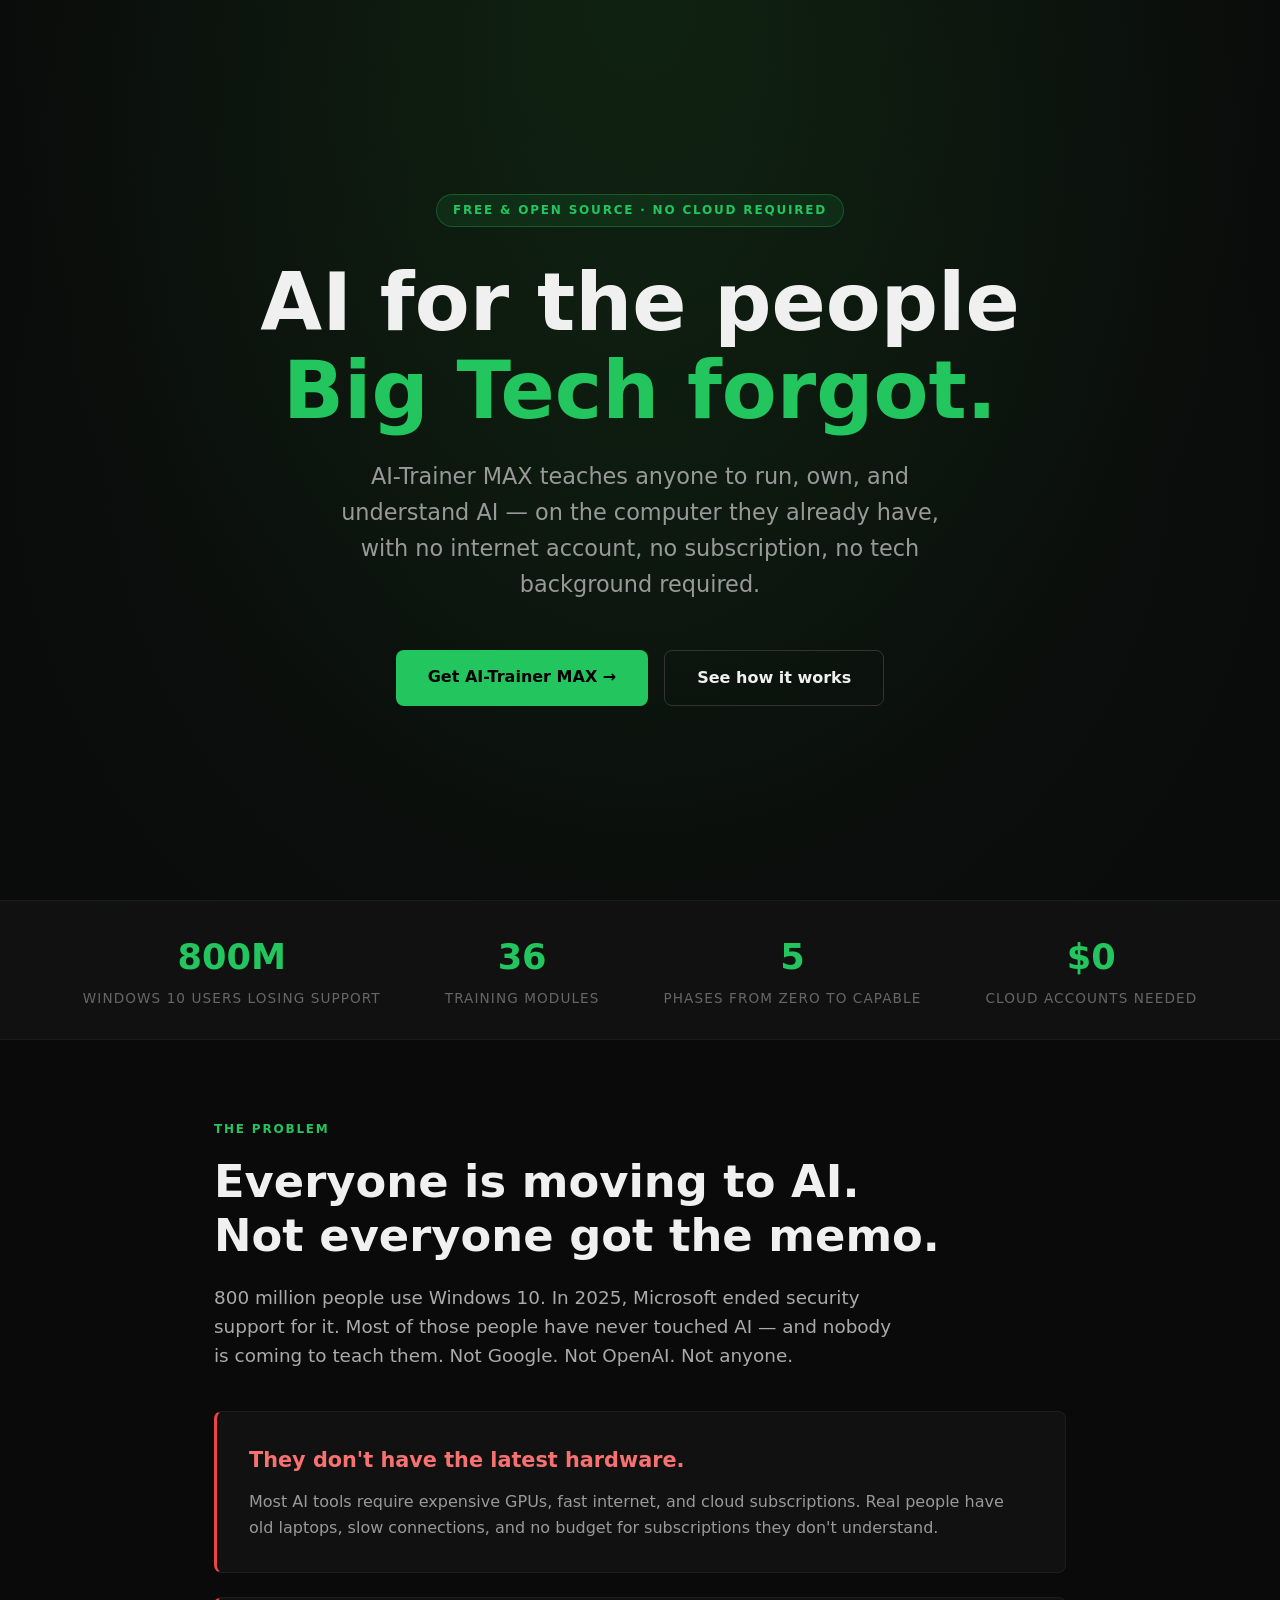
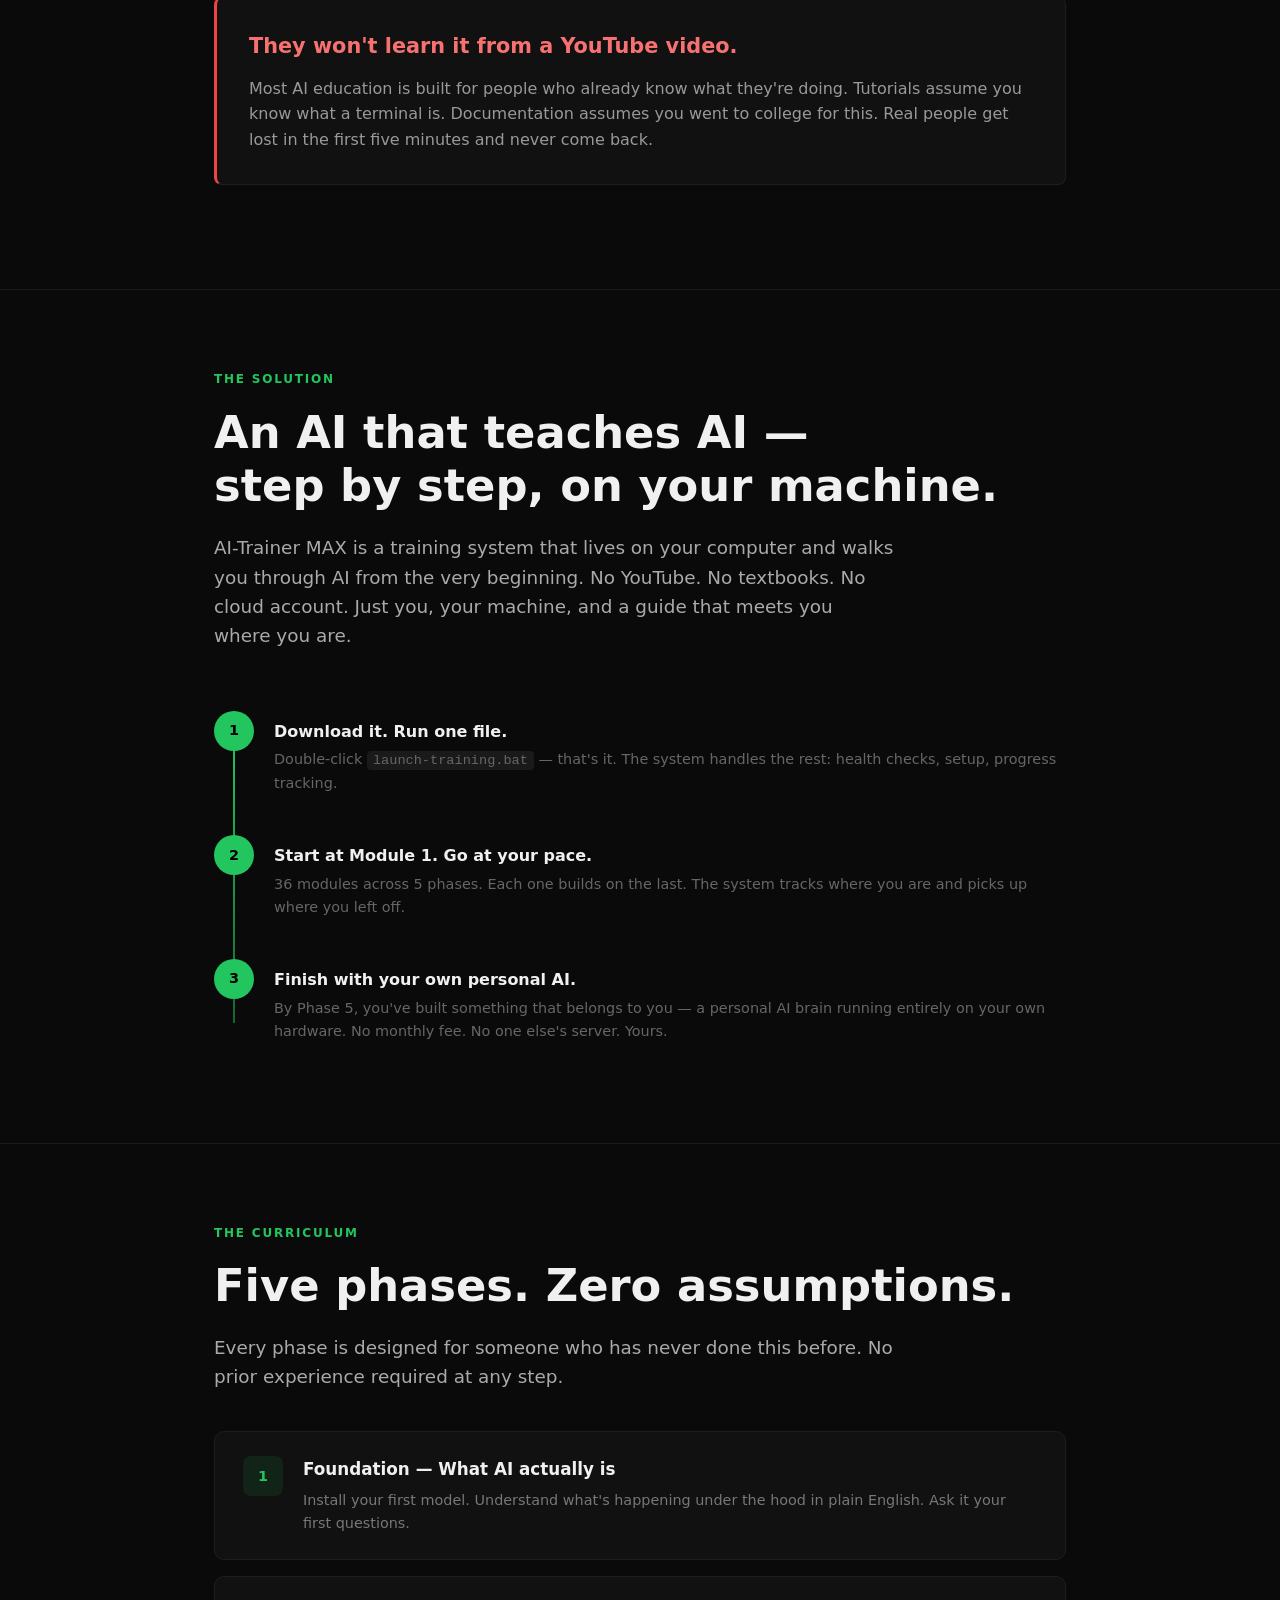
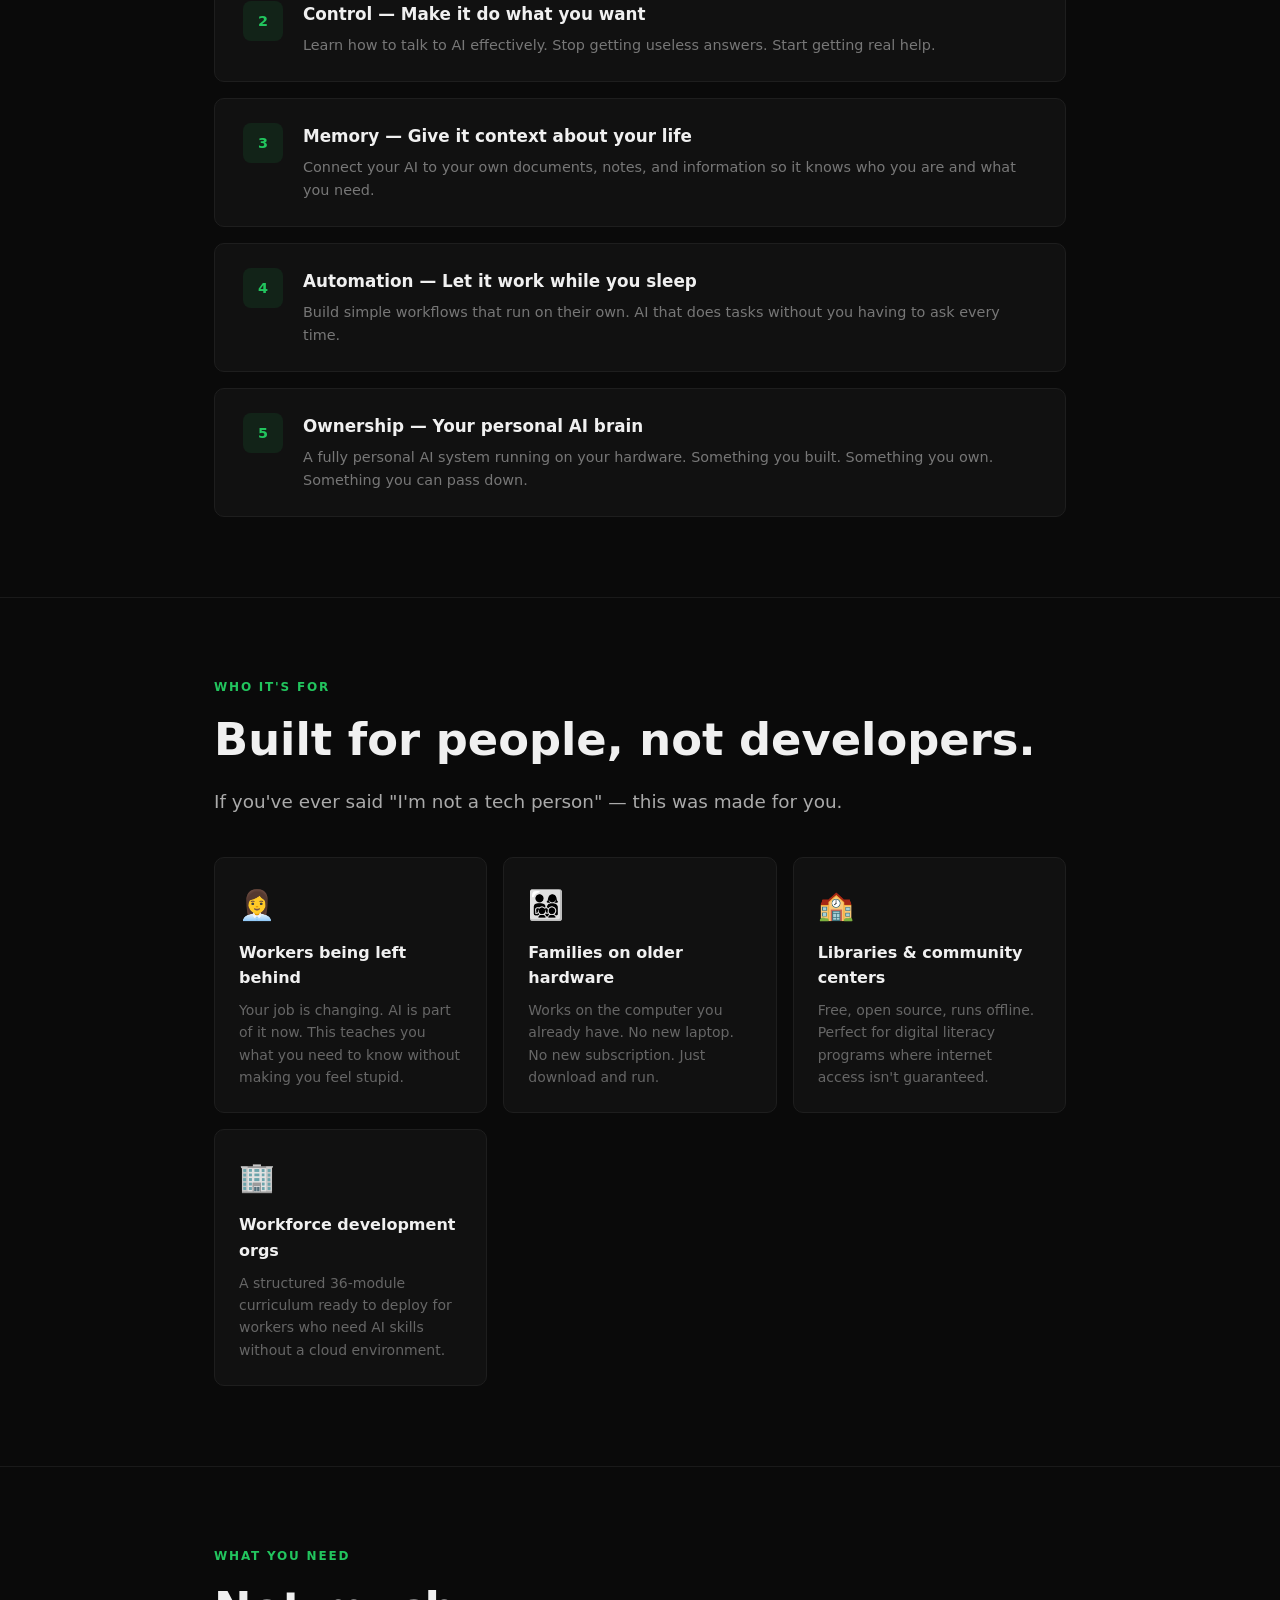
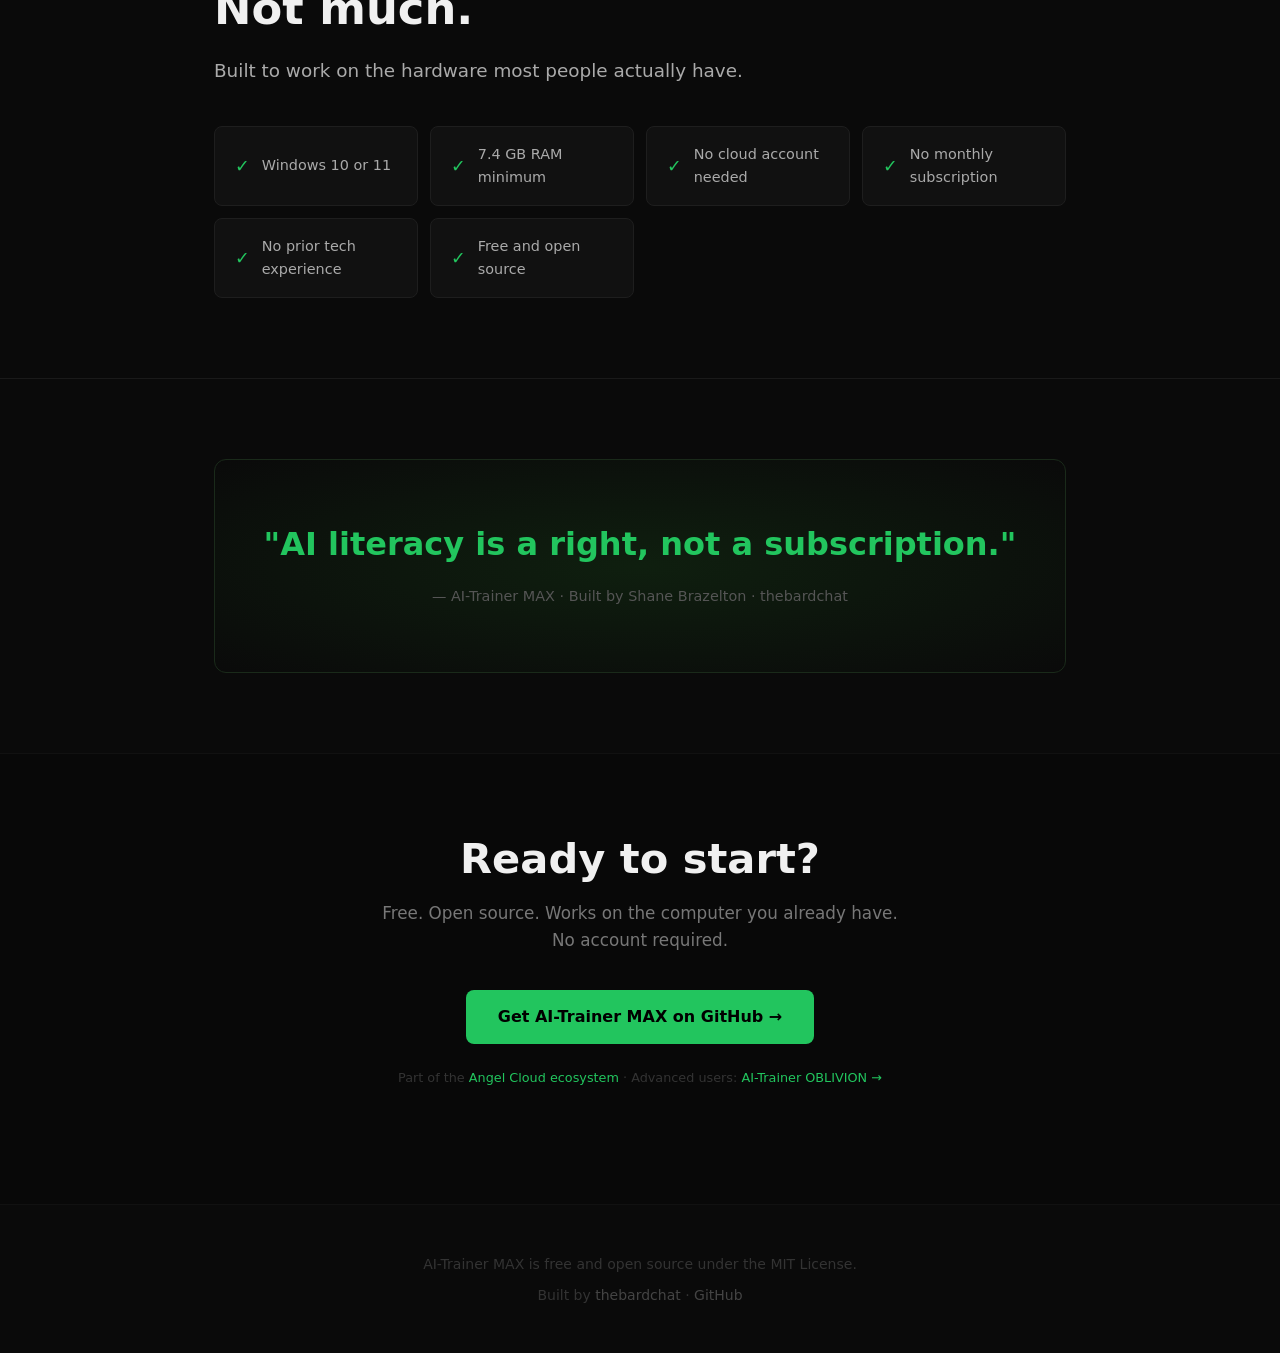
<file: docs-backup-20260423-205558/ai-trainer-max.html>
<!DOCTYPE html>
<html lang="en">
<head>
  <meta charset="UTF-8" />
  <meta name="viewport" content="width=device-width, initial-scale=1.0"/>
  <title>AI-Trainer MAX — AI Literacy for Everyone</title>
  <style>
    * { margin: 0; padding: 0; box-sizing: border-box; }

    body {
      background: #0a0a0a;
      color: #f0f0f0;
      font-family: 'Segoe UI', system-ui, sans-serif;
      line-height: 1.6;
    }

    a { color: #22c55e; text-decoration: none; }
    a:hover { text-decoration: underline; }

    /* HERO */
    .hero {
      min-height: 100vh;
      display: flex;
      flex-direction: column;
      justify-content: center;
      align-items: center;
      text-align: center;
      padding: 60px 24px;
      background: radial-gradient(ellipse at top, #0f1f0f 0%, #0a0a0a 70%);
      position: relative;
      overflow: hidden;
    }

    .hero::before {
      content: '';
      position: absolute;
      top: -50%;
      left: -50%;
      width: 200%;
      height: 200%;
      background: radial-gradient(circle at center, rgba(34,197,94,0.04) 0%, transparent 60%);
      animation: pulse 8s ease-in-out infinite;
    }

    @keyframes pulse {
      0%, 100% { transform: scale(1); opacity: 0.5; }
      50% { transform: scale(1.1); opacity: 1; }
    }

    .hero-badge {
      display: inline-block;
      background: rgba(34,197,94,0.1);
      border: 1px solid rgba(34,197,94,0.3);
      color: #22c55e;
      font-size: 0.75rem;
      font-weight: 700;
      letter-spacing: 0.15em;
      text-transform: uppercase;
      padding: 6px 16px;
      border-radius: 100px;
      margin-bottom: 32px;
      position: relative;
    }

    .hero h1 {
      font-size: clamp(2.5rem, 7vw, 5rem);
      font-weight: 800;
      line-height: 1.1;
      max-width: 900px;
      margin-bottom: 24px;
      position: relative;
    }

    .hero h1 span {
      color: #22c55e;
    }

    .hero .sub {
      font-size: clamp(1.1rem, 2.5vw, 1.4rem);
      color: #999;
      max-width: 620px;
      margin-bottom: 48px;
      position: relative;
    }

    .hero-cta {
      display: flex;
      gap: 16px;
      flex-wrap: wrap;
      justify-content: center;
      position: relative;
    }

    .btn-primary {
      background: #22c55e;
      color: #000;
      font-weight: 700;
      font-size: 1rem;
      padding: 14px 32px;
      border-radius: 8px;
      transition: background 0.2s, transform 0.1s;
      display: inline-block;
    }
    .btn-primary:hover {
      background: #16a34a;
      text-decoration: none;
      transform: translateY(-1px);
    }

    .btn-secondary {
      background: transparent;
      color: #f0f0f0;
      font-weight: 600;
      font-size: 1rem;
      padding: 14px 32px;
      border-radius: 8px;
      border: 1px solid #333;
      transition: border-color 0.2s, transform 0.1s;
      display: inline-block;
    }
    .btn-secondary:hover {
      border-color: #555;
      text-decoration: none;
      transform: translateY(-1px);
    }

    /* STAT BAR */
    .stat-bar {
      background: #111;
      border-top: 1px solid #1a1a1a;
      border-bottom: 1px solid #1a1a1a;
      padding: 28px 24px;
      display: flex;
      justify-content: center;
      gap: 64px;
      flex-wrap: wrap;
    }

    .stat {
      text-align: center;
    }

    .stat-number {
      font-size: 2.2rem;
      font-weight: 800;
      color: #22c55e;
      display: block;
    }

    .stat-label {
      font-size: 0.85rem;
      color: #666;
      text-transform: uppercase;
      letter-spacing: 0.08em;
    }

    /* SECTION */
    section {
      max-width: 900px;
      margin: 0 auto;
      padding: 80px 24px;
    }

    .section-label {
      font-size: 0.75rem;
      font-weight: 700;
      letter-spacing: 0.15em;
      text-transform: uppercase;
      color: #22c55e;
      margin-bottom: 16px;
    }

    h2 {
      font-size: clamp(1.8rem, 4vw, 2.8rem);
      font-weight: 800;
      line-height: 1.2;
      margin-bottom: 20px;
    }

    .lead {
      font-size: 1.15rem;
      color: #aaa;
      max-width: 680px;
      margin-bottom: 40px;
    }

    /* PROBLEM SECTION */
    .problem-block {
      background: #111;
      border: 1px solid #1e1e1e;
      border-left: 3px solid #ef4444;
      border-radius: 8px;
      padding: 32px;
      margin-bottom: 24px;
    }

    .problem-block h3 {
      font-size: 1.3rem;
      font-weight: 700;
      margin-bottom: 12px;
      color: #f87171;
    }

    .problem-block p {
      color: #999;
      font-size: 1rem;
    }

    /* PHASES */
    .phases {
      display: flex;
      flex-direction: column;
      gap: 16px;
    }

    .phase {
      background: #111;
      border: 1px solid #1e1e1e;
      border-radius: 10px;
      padding: 24px 28px;
      display: flex;
      gap: 20px;
      align-items: flex-start;
      transition: border-color 0.2s;
    }

    .phase:hover {
      border-color: #22c55e;
    }

    .phase-num {
      background: rgba(34,197,94,0.1);
      color: #22c55e;
      font-weight: 800;
      font-size: 0.9rem;
      min-width: 40px;
      height: 40px;
      border-radius: 8px;
      display: flex;
      align-items: center;
      justify-content: center;
      flex-shrink: 0;
    }

    .phase-content h3 {
      font-size: 1.05rem;
      font-weight: 700;
      margin-bottom: 6px;
    }

    .phase-content p {
      color: #777;
      font-size: 0.9rem;
    }

    /* FOR WHO */
    .audience-grid {
      display: grid;
      grid-template-columns: repeat(auto-fit, minmax(240px, 1fr));
      gap: 16px;
    }

    .audience-card {
      background: #111;
      border: 1px solid #1e1e1e;
      border-radius: 10px;
      padding: 24px;
      transition: border-color 0.2s;
    }

    .audience-card:hover {
      border-color: #333;
    }

    .audience-icon {
      font-size: 1.8rem;
      margin-bottom: 12px;
    }

    .audience-card h3 {
      font-size: 1rem;
      font-weight: 700;
      margin-bottom: 8px;
    }

    .audience-card p {
      color: #666;
      font-size: 0.875rem;
    }

    /* QUOTE */
    .quote-block {
      background: radial-gradient(ellipse at center, #0f1f0f 0%, #0a0a0a 100%);
      border: 1px solid #1a2a1a;
      border-radius: 12px;
      padding: 64px 40px;
      text-align: center;
    }

    .quote-text {
      font-size: clamp(1.4rem, 3vw, 2rem);
      font-weight: 700;
      color: #22c55e;
      margin-bottom: 20px;
      line-height: 1.3;
    }

    .quote-attr {
      color: #555;
      font-size: 0.9rem;
    }

    /* HOW IT WORKS */
    .steps {
      display: flex;
      flex-direction: column;
      gap: 0;
      position: relative;
    }

    .steps::before {
      content: '';
      position: absolute;
      left: 19px;
      top: 40px;
      bottom: 40px;
      width: 2px;
      background: linear-gradient(to bottom, #22c55e, #166534);
    }

    .step {
      display: flex;
      gap: 20px;
      align-items: flex-start;
      padding: 20px 0;
      position: relative;
    }

    .step-dot {
      min-width: 40px;
      height: 40px;
      background: #22c55e;
      color: #000;
      font-weight: 800;
      font-size: 0.9rem;
      border-radius: 50%;
      display: flex;
      align-items: center;
      justify-content: center;
      flex-shrink: 0;
      position: relative;
      z-index: 1;
    }

    .step-body h3 {
      font-size: 1rem;
      font-weight: 700;
      margin-bottom: 4px;
      padding-top: 8px;
    }

    .step-body p {
      color: #666;
      font-size: 0.9rem;
    }

    /* REQUIREMENTS */
    .req-grid {
      display: grid;
      grid-template-columns: repeat(auto-fit, minmax(200px, 1fr));
      gap: 12px;
    }

    .req-item {
      background: #111;
      border: 1px solid #1e1e1e;
      border-radius: 8px;
      padding: 16px 20px;
      display: flex;
      align-items: center;
      gap: 12px;
      font-size: 0.9rem;
      color: #aaa;
    }

    .req-item .req-icon {
      color: #22c55e;
      font-size: 1.1rem;
      flex-shrink: 0;
    }

    /* DIVIDER */
    .divider {
      border: none;
      border-top: 1px solid #1a1a1a;
      margin: 0;
    }

    /* FOOTER */
    footer {
      text-align: center;
      padding: 48px 24px;
      color: #333;
      font-size: 0.875rem;
      border-top: 1px solid #111;
    }

    footer a { color: #444; }
    footer a:hover { color: #22c55e; }

    /* CTA SECTION */
    .cta-section {
      text-align: center;
      padding: 80px 24px;
      background: #080808;
      border-top: 1px solid #111;
    }

    .cta-section h2 {
      font-size: clamp(1.8rem, 4vw, 2.6rem);
      margin-bottom: 16px;
    }

    .cta-section p {
      color: #777;
      font-size: 1.05rem;
      margin-bottom: 36px;
      max-width: 520px;
      margin-left: auto;
      margin-right: auto;
    }

  </style>
</head>
<body>

<!-- HERO -->
<div class="hero">
  <div class="hero-badge">Free &amp; Open Source · No Cloud Required</div>
  <h1>AI for the people <span>Big Tech forgot.</span></h1>
  <p class="sub">AI-Trainer MAX teaches anyone to run, own, and understand AI — on the computer they already have, with no internet account, no subscription, no tech background required.</p>
  <div class="hero-cta">
    <a href="https://github.com/thebardchat/AI-Trainer-MAX" class="btn-primary" target="_blank">Get AI-Trainer MAX →</a>
    <a href="#what-it-is" class="btn-secondary">See how it works</a>
  </div>
</div>

<!-- STAT BAR -->
<div class="stat-bar">
  <div class="stat">
    <span class="stat-number">800M</span>
    <span class="stat-label">Windows 10 users losing support</span>
  </div>
  <div class="stat">
    <span class="stat-number">36</span>
    <span class="stat-label">Training modules</span>
  </div>
  <div class="stat">
    <span class="stat-number">5</span>
    <span class="stat-label">Phases from zero to capable</span>
  </div>
  <div class="stat">
    <span class="stat-number">$0</span>
    <span class="stat-label">Cloud accounts needed</span>
  </div>
</div>

<!-- PROBLEM -->
<section id="what-it-is">
  <div class="section-label">The Problem</div>
  <h2>Everyone is moving to AI. <br/>Not everyone got the memo.</h2>
  <p class="lead">800 million people use Windows 10. In 2025, Microsoft ended security support for it. Most of those people have never touched AI — and nobody is coming to teach them. Not Google. Not OpenAI. Not anyone.</p>

  <div class="problem-block">
    <h3>They don't have the latest hardware.</h3>
    <p>Most AI tools require expensive GPUs, fast internet, and cloud subscriptions. Real people have old laptops, slow connections, and no budget for subscriptions they don't understand.</p>
  </div>

  <div class="problem-block">
    <h3>They won't learn it from a YouTube video.</h3>
    <p>Most AI education is built for people who already know what they're doing. Tutorials assume you know what a terminal is. Documentation assumes you went to college for this. Real people get lost in the first five minutes and never come back.</p>
  </div>
</section>

<hr class="divider"/>

<!-- SOLUTION -->
<section>
  <div class="section-label">The Solution</div>
  <h2>An AI that teaches AI — <br/>step by step, on your machine.</h2>
  <p class="lead">AI-Trainer MAX is a training system that lives on your computer and walks you through AI from the very beginning. No YouTube. No textbooks. No cloud account. Just you, your machine, and a guide that meets you where you are.</p>

  <div class="steps">
    <div class="step">
      <div class="step-dot">1</div>
      <div class="step-body">
        <h3>Download it. Run one file.</h3>
        <p>Double-click <code style="background:#1a1a1a;padding:2px 6px;border-radius:4px;font-size:0.85rem;">launch-training.bat</code> — that's it. The system handles the rest: health checks, setup, progress tracking.</p>
      </div>
    </div>
    <div class="step">
      <div class="step-dot">2</div>
      <div class="step-body">
        <h3>Start at Module 1. Go at your pace.</h3>
        <p>36 modules across 5 phases. Each one builds on the last. The system tracks where you are and picks up where you left off.</p>
      </div>
    </div>
    <div class="step">
      <div class="step-dot">3</div>
      <div class="step-body">
        <h3>Finish with your own personal AI.</h3>
        <p>By Phase 5, you've built something that belongs to you — a personal AI brain running entirely on your own hardware. No monthly fee. No one else's server. Yours.</p>
      </div>
    </div>
  </div>
</section>

<hr class="divider"/>

<!-- PHASES -->
<section>
  <div class="section-label">The Curriculum</div>
  <h2>Five phases. Zero assumptions.</h2>
  <p class="lead">Every phase is designed for someone who has never done this before. No prior experience required at any step.</p>

  <div class="phases">
    <div class="phase">
      <div class="phase-num">1</div>
      <div class="phase-content">
        <h3>Foundation — What AI actually is</h3>
        <p>Install your first model. Understand what's happening under the hood in plain English. Ask it your first questions.</p>
      </div>
    </div>
    <div class="phase">
      <div class="phase-num">2</div>
      <div class="phase-content">
        <h3>Control — Make it do what you want</h3>
        <p>Learn how to talk to AI effectively. Stop getting useless answers. Start getting real help.</p>
      </div>
    </div>
    <div class="phase">
      <div class="phase-num">3</div>
      <div class="phase-content">
        <h3>Memory — Give it context about your life</h3>
        <p>Connect your AI to your own documents, notes, and information so it knows who you are and what you need.</p>
      </div>
    </div>
    <div class="phase">
      <div class="phase-num">4</div>
      <div class="phase-content">
        <h3>Automation — Let it work while you sleep</h3>
        <p>Build simple workflows that run on their own. AI that does tasks without you having to ask every time.</p>
      </div>
    </div>
    <div class="phase">
      <div class="phase-num">5</div>
      <div class="phase-content">
        <h3>Ownership — Your personal AI brain</h3>
        <p>A fully personal AI system running on your hardware. Something you built. Something you own. Something you can pass down.</p>
      </div>
    </div>
  </div>
</section>

<hr class="divider"/>

<!-- WHO IT'S FOR -->
<section>
  <div class="section-label">Who It's For</div>
  <h2>Built for people, not developers.</h2>
  <p class="lead">If you've ever said "I'm not a tech person" — this was made for you.</p>

  <div class="audience-grid">
    <div class="audience-card">
      <div class="audience-icon">👩‍💼</div>
      <h3>Workers being left behind</h3>
      <p>Your job is changing. AI is part of it now. This teaches you what you need to know without making you feel stupid.</p>
    </div>
    <div class="audience-card">
      <div class="audience-icon">👨‍👩‍👧‍👦</div>
      <h3>Families on older hardware</h3>
      <p>Works on the computer you already have. No new laptop. No new subscription. Just download and run.</p>
    </div>
    <div class="audience-card">
      <div class="audience-icon">🏫</div>
      <h3>Libraries &amp; community centers</h3>
      <p>Free, open source, runs offline. Perfect for digital literacy programs where internet access isn't guaranteed.</p>
    </div>
    <div class="audience-card">
      <div class="audience-icon">🏢</div>
      <h3>Workforce development orgs</h3>
      <p>A structured 36-module curriculum ready to deploy for workers who need AI skills without a cloud environment.</p>
    </div>
  </div>
</section>

<hr class="divider"/>

<!-- REQUIREMENTS -->
<section>
  <div class="section-label">What You Need</div>
  <h2>Not much.</h2>
  <p class="lead">Built to work on the hardware most people actually have.</p>

  <div class="req-grid">
    <div class="req-item">
      <span class="req-icon">✓</span>
      Windows 10 or 11
    </div>
    <div class="req-item">
      <span class="req-icon">✓</span>
      7.4 GB RAM minimum
    </div>
    <div class="req-item">
      <span class="req-icon">✓</span>
      No cloud account needed
    </div>
    <div class="req-item">
      <span class="req-icon">✓</span>
      No monthly subscription
    </div>
    <div class="req-item">
      <span class="req-icon">✓</span>
      No prior tech experience
    </div>
    <div class="req-item">
      <span class="req-icon">✓</span>
      Free and open source
    </div>
  </div>
</section>

<hr class="divider"/>

<!-- QUOTE -->
<section>
  <div class="quote-block">
    <div class="quote-text">"AI literacy is a right, not a subscription."</div>
    <div class="quote-attr">— AI-Trainer MAX · Built by Shane Brazelton · thebardchat</div>
  </div>
</section>

<!-- CTA -->
<div class="cta-section">
  <h2>Ready to start?</h2>
  <p>Free. Open source. Works on the computer you already have. No account required.</p>
  <div style="display:flex;gap:16px;justify-content:center;flex-wrap:wrap;">
    <a href="https://github.com/thebardchat/AI-Trainer-MAX" class="btn-primary" target="_blank">Get AI-Trainer MAX on GitHub →</a>
  </div>
  <p style="margin-top:24px;font-size:0.8rem;color:#333;">
    Part of the <a href="https://github.com/thebardchat" target="_blank">Angel Cloud ecosystem</a> ·
    Advanced users: <a href="https://github.com/thebardchat/AI-Trainer-OBLIVION" target="_blank">AI-Trainer OBLIVION →</a>
  </p>
</div>

<!-- FOOTER -->
<footer>
  <p>AI-Trainer MAX is free and open source under the MIT License.</p>
  <p style="margin-top:8px;">Built by <a href="https://github.com/thebardchat" target="_blank">thebardchat</a> · <a href="https://github.com/thebardchat/AI-Trainer-MAX" target="_blank">GitHub</a></p>
</footer>

</body>
</html>
</file>
